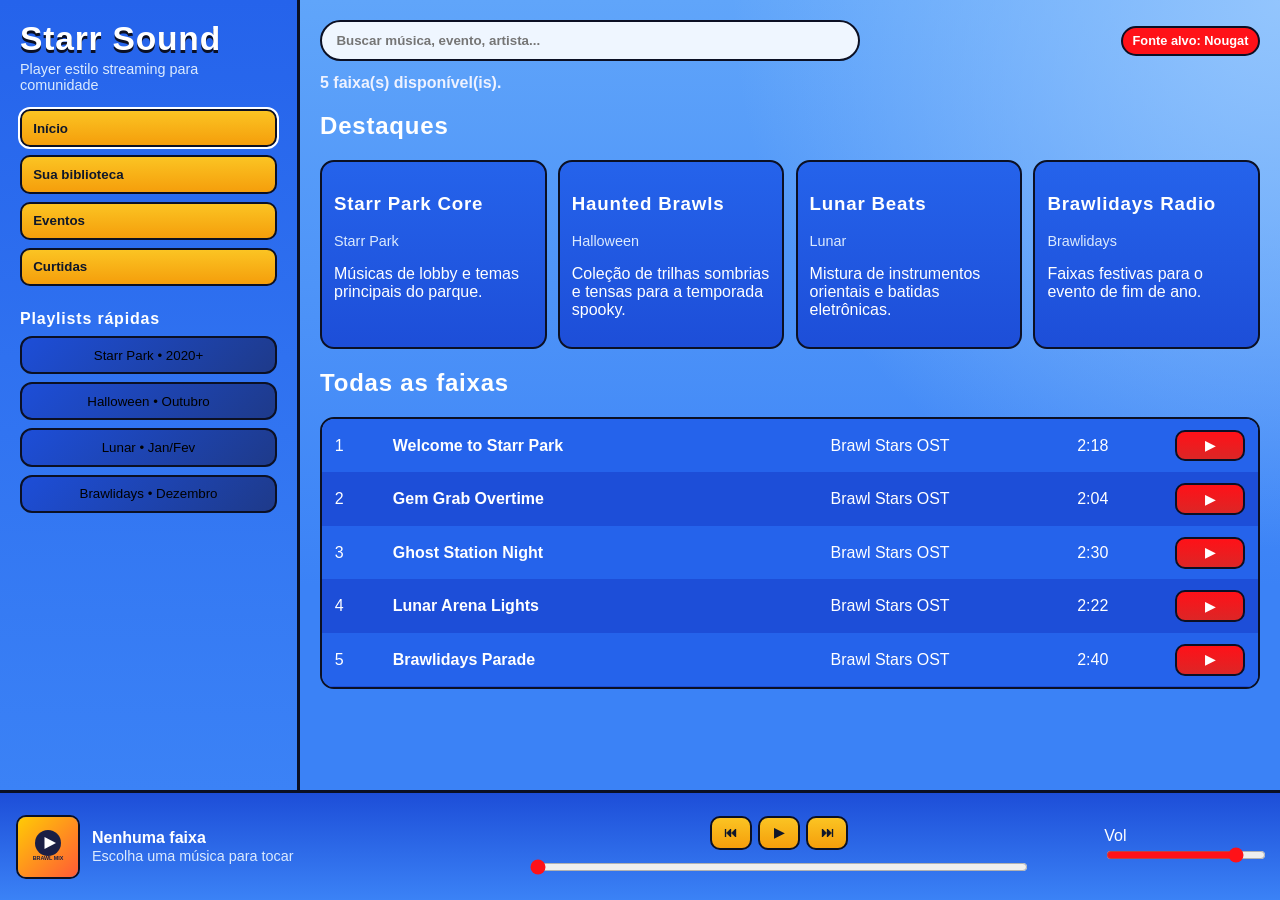
<file: index.html>
<!doctype html>
<html lang="pt-BR">
  <head>
    <meta charset="UTF-8" />
    <meta name="viewport" content="width=device-width, initial-scale=1.0" />
    <meta name="description" content="Starr Sound: player de músicas inspirado em Brawl Stars com busca, playlists e player completo." />
    <meta name="theme-color" content="#3B82F6" />
    <title>Starr Sound • Player</title>
    <link rel="stylesheet" href="styles.css" />
  </head>
  <body>
    <a class="skip-link" href="#conteudo">Pular para conteúdo principal</a>

    <div class="app-shell">
      <aside class="sidebar" aria-label="Navegação lateral">
        <h1 class="brand">Starr Sound</h1>
        <p class="muted">Player estilo streaming para comunidade</p>

        <nav class="menu" aria-label="Menu principal">
          <button class="menu-btn active" type="button">Início</button>
          <button class="menu-btn" type="button">Sua biblioteca</button>
          <button class="menu-btn" type="button">Eventos</button>
          <button class="menu-btn" type="button">Curtidas</button>
        </nav>

        <section>
          <h2 class="section-title">Playlists rápidas</h2>
          <div id="quickPlaylists" class="quick-list" aria-live="polite"></div>
        </section>
      </aside>

      <main id="conteudo" class="content">
        <header class="topbar">
          <label class="sr-only" for="searchInput">Buscar música, evento ou artista</label>
          <input
            id="searchInput"
            class="search"
            type="search"
            placeholder="Buscar música, evento, artista..."
            autocomplete="off"
          />
          <span class="tag">Fonte alvo: Nougat</span>
        </header>

        <p id="statusMessage" class="status" role="status" aria-live="polite">Carregando catálogo...</p>

        <section aria-labelledby="destaques-title">
          <h2 id="destaques-title">Destaques</h2>
          <div id="highlightGrid" class="highlight-grid"></div>
        </section>

        <section aria-labelledby="tracks-title">
          <h2 id="tracks-title">Todas as faixas</h2>
          <div id="tracksTable" class="tracks-table" role="list"></div>
        </section>
      </main>
    </div>

    <footer class="playerbar" aria-label="Player de música">
      <div class="nowplaying">
        <img id="coverImage" src="assets/covers/placeholder-cover.svg" alt="Capa da faixa atual" />
        <div>
          <p id="nowTitle">Nenhuma faixa</p>
          <p id="nowMeta" class="muted">Escolha uma música para tocar</p>
        </div>
      </div>

      <div class="center-controls">
        <div class="buttons">
          <button id="prevBtn" type="button" aria-label="Faixa anterior">⏮</button>
          <button id="playPauseBtn" type="button" aria-label="Reproduzir ou pausar">▶</button>
          <button id="nextBtn" type="button" aria-label="Próxima faixa">⏭</button>
        </div>
        <label class="sr-only" for="seekbar">Progresso da música</label>
        <input id="seekbar" type="range" min="0" max="100" value="0" />
      </div>

      <div class="extra-controls">
        <label for="volume">Vol</label>
        <input id="volume" type="range" min="0" max="1" step="0.01" value="0.85" />
      </div>

      <audio id="audio" preload="metadata"></audio>
    </footer>

    <script src="script.js"></script>
  </body>
</html>
</file>
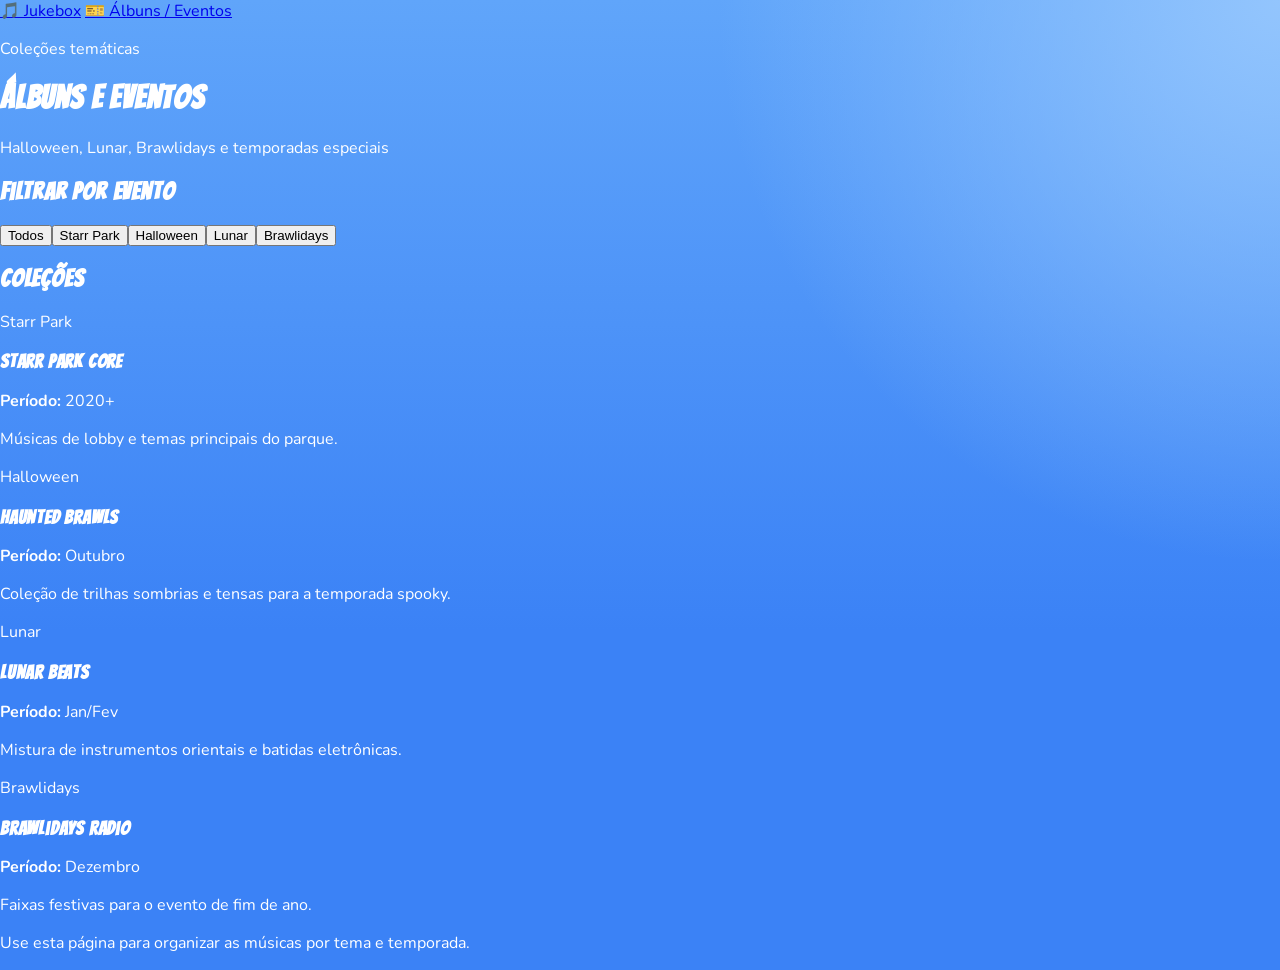
<file: albums.html>
<!doctype html>
<html lang="pt-BR">
  <head>
    <meta charset="UTF-8" />
    <meta name="viewport" content="width=device-width, initial-scale=1.0" />
    <title>Starr Park • Álbuns e Eventos</title>
    <link rel="preconnect" href="https://fonts.googleapis.com" />
    <link rel="preconnect" href="https://fonts.gstatic.com" crossorigin />
    <link
      href="https://fonts.googleapis.com/css2?family=Bangers&family=Nunito:wght@500;700;900&display=swap"
      rel="stylesheet"
    />
    <link rel="stylesheet" href="styles.css" />
  </head>
  <body>
    <div class="noise-overlay" aria-hidden="true"></div>

    <header class="top-bar">
      <nav class="main-nav">
        <a class="nav-pill" href="index.html">🎵 Jukebox</a>
        <a class="nav-pill active" href="albums.html">🎫 Álbuns / Eventos</a>
      </nav>
      <p class="badge">Coleções temáticas</p>
      <h1>Álbuns e Eventos</h1>
      <p class="subtitle">Halloween, Lunar, Brawlidays e temporadas especiais</p>
    </header>

    <main class="layout albums-layout">
      <section class="panel">
        <h2>Filtrar por evento</h2>
        <div id="filters" class="filters"></div>
      </section>

      <section class="panel albums-panel">
        <h2>Coleções</h2>
        <div id="albumGrid" class="album-grid"></div>
      </section>
    </main>

    <footer>
      <p>Use esta página para organizar as músicas por tema e temporada.</p>
    </footer>

    <script src="albums.js"></script>
  </body>
</html>
</file>
<file: styles.css>
@font-face {
  font-family: "Nougat";
  src: local("Nougat");
  font-display: swap;
}

:root {
  --brawl-blue-black: #3b82f6;
  --brawl-red: #ff1118;
  --brawl-yellow: #fbc423;
  --brawl-white: #ffffff;
  --brawl-deep: #0f172a;
  --line: #0b1024;
  --txt: #ffffff;
  --muted: #dbeafe;
}

* { box-sizing: border-box; }

body {
  margin: 0;
  font-family: "Nunito", "Segoe UI", sans-serif;
  color: var(--txt);
  background:
    radial-gradient(circle at top right, #93c5fd 0, transparent 35%),
    linear-gradient(180deg, #60a5fa 0%, var(--brawl-blue-black) 65%);
}

h1, h2, h3, .brand {
  font-family: "Nougat", "Bangers", "Impact", sans-serif;
  letter-spacing: 0.8px;
}

.app-shell {
  min-height: calc(100vh - 110px);
  display: grid;
  grid-template-columns: 300px 1fr;
}

.sidebar {
  border-right: 3px solid var(--line);
  padding: 1.25rem;
  background: linear-gradient(180deg, #2563eb, var(--brawl-blue-black));
}

.brand {
  margin: 0;
  font-size: 2.1rem;
  color: var(--brawl-white);
  text-shadow: 0 3px 0 var(--line);
}

.muted { margin: .2rem 0 0; color: var(--muted); font-size: .9rem; }

.menu { margin: 1rem 0 1.5rem; display: grid; gap: .5rem; }
.menu-btn {
  text-align: left;
  background: linear-gradient(180deg, var(--brawl-yellow), #f59e0b);
  color: var(--brawl-deep);
  border: 2px solid var(--line);
  padding: .6rem .7rem;
  border-radius: 10px;
  font-weight: 900;
  cursor: pointer;
  transition: transform .12s ease, filter .12s ease;
}
.menu-btn:hover { transform: translateX(4px); filter: brightness(1.05); }
.menu-btn.active { outline: 2px solid var(--brawl-white); }

.section-title { font-size: 1rem; margin: 0 0 .5rem; }
.quick-list { display: grid; gap: .5rem; }
.quick-item {
  background: linear-gradient(135deg, #1d4ed8, #1e3a8a);
  border: 2px solid var(--line);
  border-radius: 12px;
  padding: .6rem;
  cursor: pointer;
}

.content { padding: 1.25rem; }
.topbar { display: flex; justify-content: space-between; gap: .8rem; align-items: center; }
.search {
  width: min(540px, 100%);
  padding: .7rem .9rem;
  border-radius: 999px;
  border: 2px solid var(--line);
  background: #eff6ff;
  color: #111827;
  font-weight: 700;
}
.tag {
  font-size: .8rem;
  color: var(--brawl-white);
  background: var(--brawl-red);
  border: 2px solid var(--line);
  border-radius: 999px;
  padding: .35rem .6rem;
  font-weight: 900;
}

.highlight-grid {
  margin-top: .7rem;
  display: grid;
  grid-template-columns: repeat(auto-fit, minmax(170px, 1fr));
  gap: .7rem;
}
.highlight-card {
  border: 2px solid var(--line);
  border-radius: 14px;
  padding: .75rem;
  background: linear-gradient(180deg, #2563eb, #1d4ed8);
  transform: translateY(0);
  transition: transform .12s ease, filter .12s ease;
  cursor: pointer;
}
.highlight-card:hover { transform: translateY(-3px); filter: brightness(1.08); }

.tracks-table {
  margin-top: .7rem;
  border: 2px solid var(--line);
  border-radius: 14px;
  overflow: hidden;
}
.track-row {
  display: grid;
  grid-template-columns: 50px 1.8fr 1fr 90px 70px;
  gap: .5rem;
  align-items: center;
  padding: .65rem .8rem;
  background: #2563eb;
  border-bottom: 1px solid #1d4ed8;
}
.track-row:nth-child(even) { background: #1d4ed8; }
.track-row button {
  background: linear-gradient(180deg, var(--brawl-red), #dc2626);
  color: var(--brawl-white);
  border: 2px solid var(--line);
  border-radius: 10px;
  padding: .4rem .5rem;
  font-weight: 900;
  cursor: pointer;
}

.playerbar {
  height: 110px;
  padding: .7rem 1rem;
  border-top: 3px solid var(--line);
  background: linear-gradient(180deg, #1d4ed8, var(--brawl-blue-black));
  display: grid;
  grid-template-columns: 1fr 1fr 220px;
  align-items: center;
  gap: 1rem;
}
.nowplaying { display: flex; align-items: center; gap: .75rem; }
.nowplaying img {
  width: 64px;
  height: 64px;
  border-radius: 10px;
  border: 2px solid var(--line);
  object-fit: cover;
}
#nowTitle { margin: 0; font-weight: 900; }
#nowMeta { margin: .1rem 0 0; }

.center-controls { display: grid; gap: .45rem; justify-items: center; }
.buttons { display: flex; gap: .4rem; }
.buttons button {
  border: 2px solid var(--line);
  background: linear-gradient(180deg, var(--brawl-yellow), #f59e0b);
  color: var(--brawl-deep);
  border-radius: 10px;
  min-width: 42px;
  min-height: 34px;
  font-weight: 900;
  cursor: pointer;
}
.buttons button:hover { filter: brightness(1.05); }

input[type="range"] { width: 100%; accent-color: var(--brawl-red); }
.extra-controls { justify-self: end; }

@media (max-width: 980px) {
  .app-shell { grid-template-columns: 1fr; }
  .sidebar { border-right: 0; border-bottom: 3px solid var(--line); }
  .playerbar { grid-template-columns: 1fr; height: auto; }
  .track-row { grid-template-columns: 40px 1.5fr 1fr 70px 60px; font-size: .9rem; }
}


.skip-link {
  position: absolute;
  left: -9999px;
  top: 0;
  background: #111827;
  color: #fff;
  padding: .5rem .75rem;
  z-index: 9999;
}

.skip-link:focus {
  left: 10px;
  top: 10px;
}

.sr-only {
  position: absolute;
  width: 1px;
  height: 1px;
  padding: 0;
  margin: -1px;
  overflow: hidden;
  clip: rect(0, 0, 0, 0);
  white-space: nowrap;
  border: 0;
}

.status {
  margin: .8rem 0 0;
  color: #eef2ff;
  font-weight: 700;
}

.status.error {
  color: #fee2e2;
}

.quick-item:focus-visible,
.menu-btn:focus-visible,
.track-row button:focus-visible,
.buttons button:focus-visible,
.search:focus-visible {
  outline: 3px solid #ffffff;
  outline-offset: 2px;
}

@media (prefers-reduced-motion: reduce) {
  * {
    transition: none !important;
    animation: none !important;
    scroll-behavior: auto !important;
  }
}
</file>
